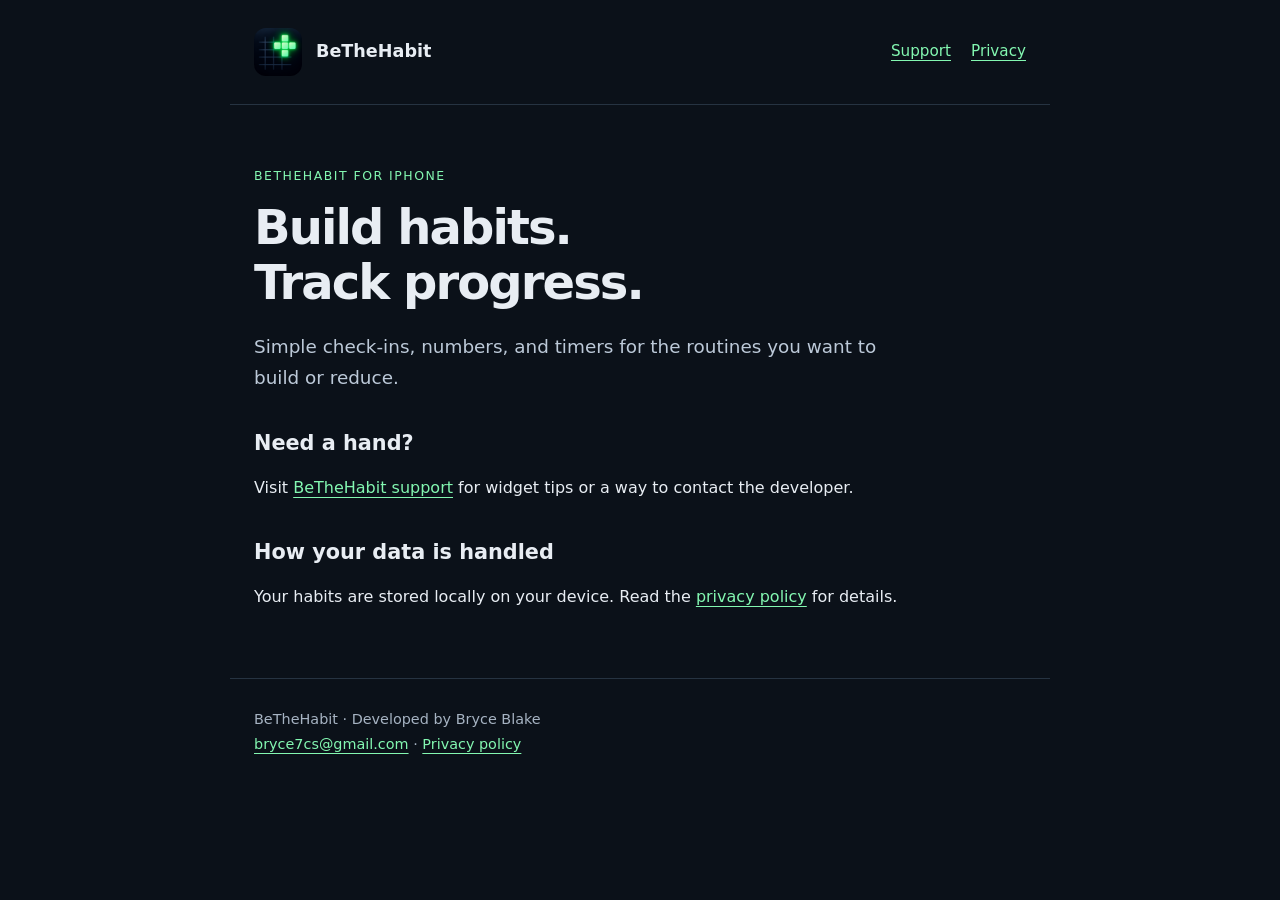
<file: index.html>
<!doctype html>
<html lang="en"><head><meta charset="utf-8"><meta name="viewport" content="width=device-width,initial-scale=1"><title>Home | BeTheHabit</title><meta name="description" content="Support and privacy information for the BeTheHabit habit tracker."><link rel="icon" type="image/png" href="assets/app-icon.png"><link rel="stylesheet" href="assets/style.css"></head>
<body><a class="skip" href="#main">Skip to content</a><header><a class="brand" href="index.html"><img src="assets/app-icon.png" alt="" width="48" height="48">BeTheHabit</a><nav aria-label="Main navigation"><a href="support.html">Support</a><a href="privacy.html">Privacy</a></nav></header><main id="main"><p class="label">BeTheHabit for iPhone</p><h1>Build habits.<br>Track progress.</h1><p class="intro">Simple check-ins, numbers, and timers for the routines you want to build or reduce.</p><h2>Need a hand?</h2><p>Visit <a href="support.html">BeTheHabit support</a> for widget tips or a way to contact the developer.</p><h2>How your data is handled</h2><p>Your habits are stored locally on your device. Read the <a href="privacy.html">privacy policy</a> for details.</p></main><footer>BeTheHabit · Developed by Bryce Blake<br><a href="mailto:bryce7cs@gmail.com">bryce7cs@gmail.com</a> · <a href="privacy.html">Privacy policy</a></footer></body></html>
</file>
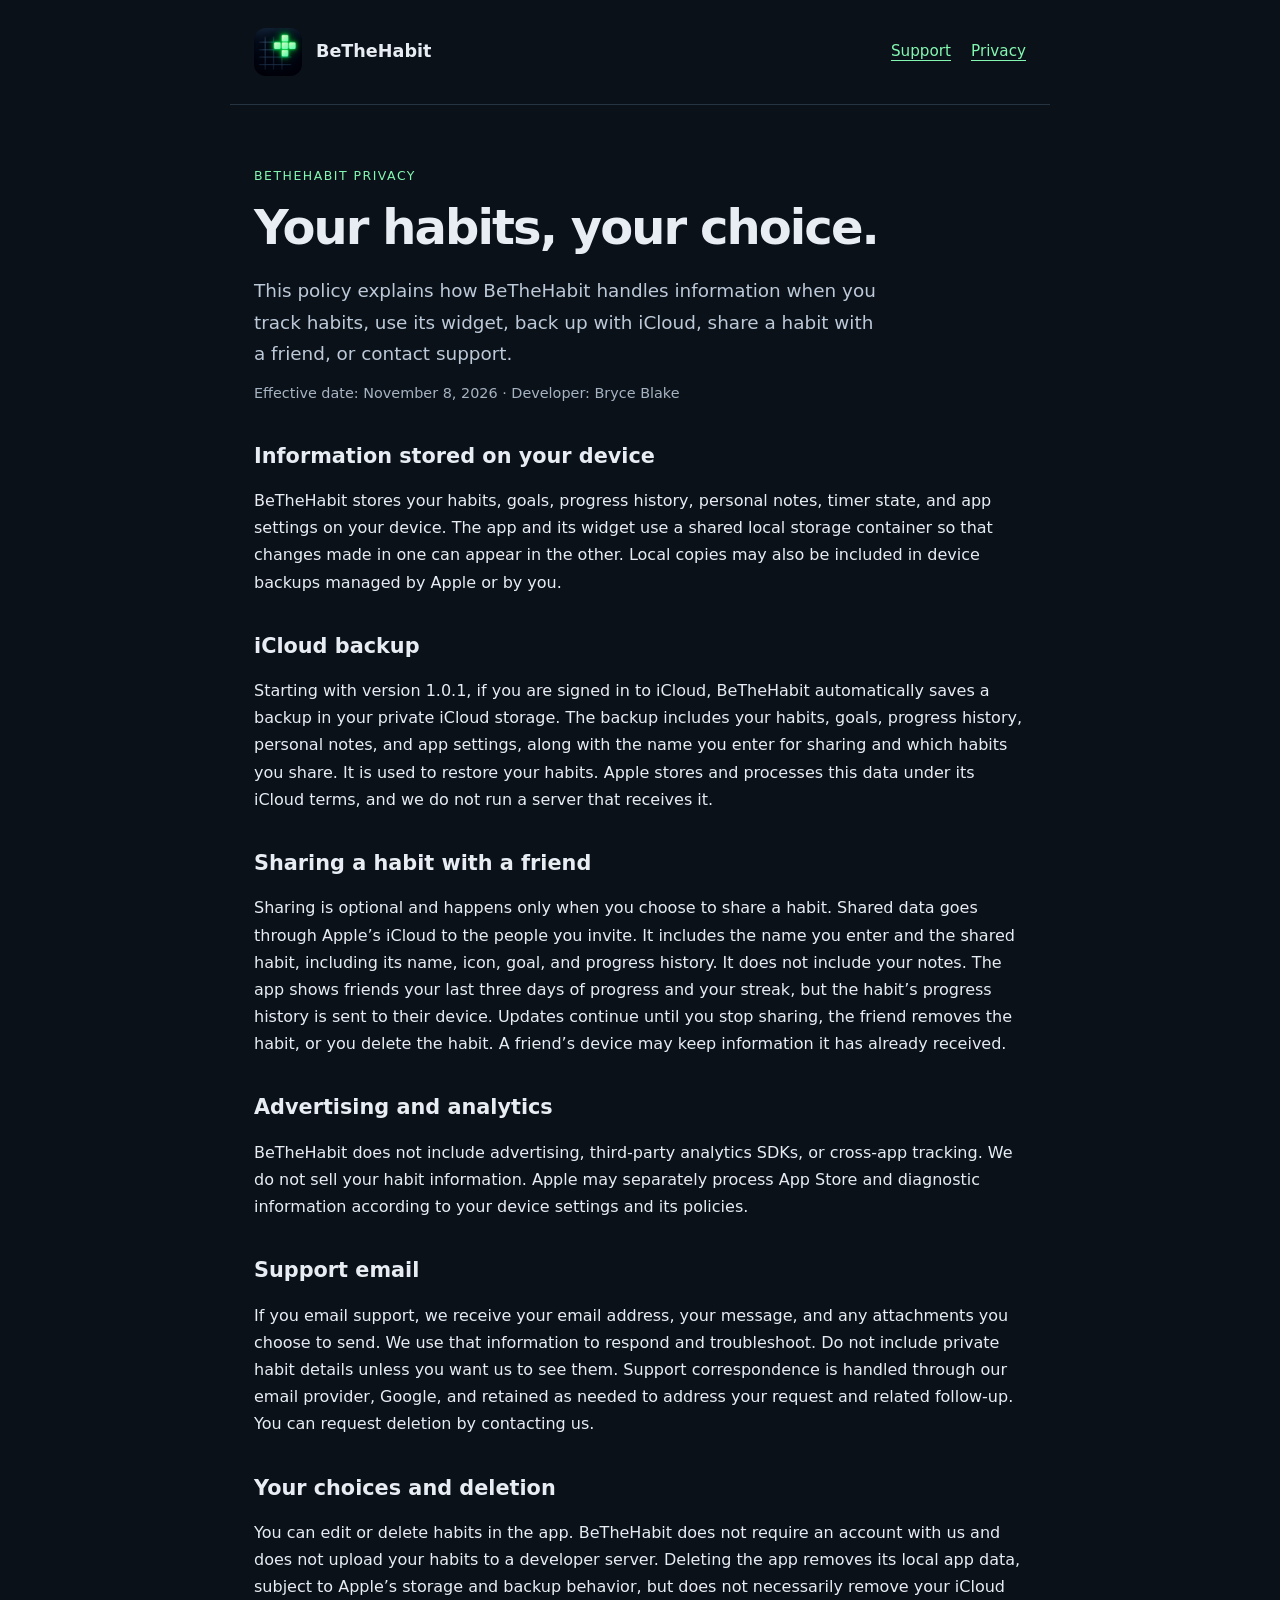
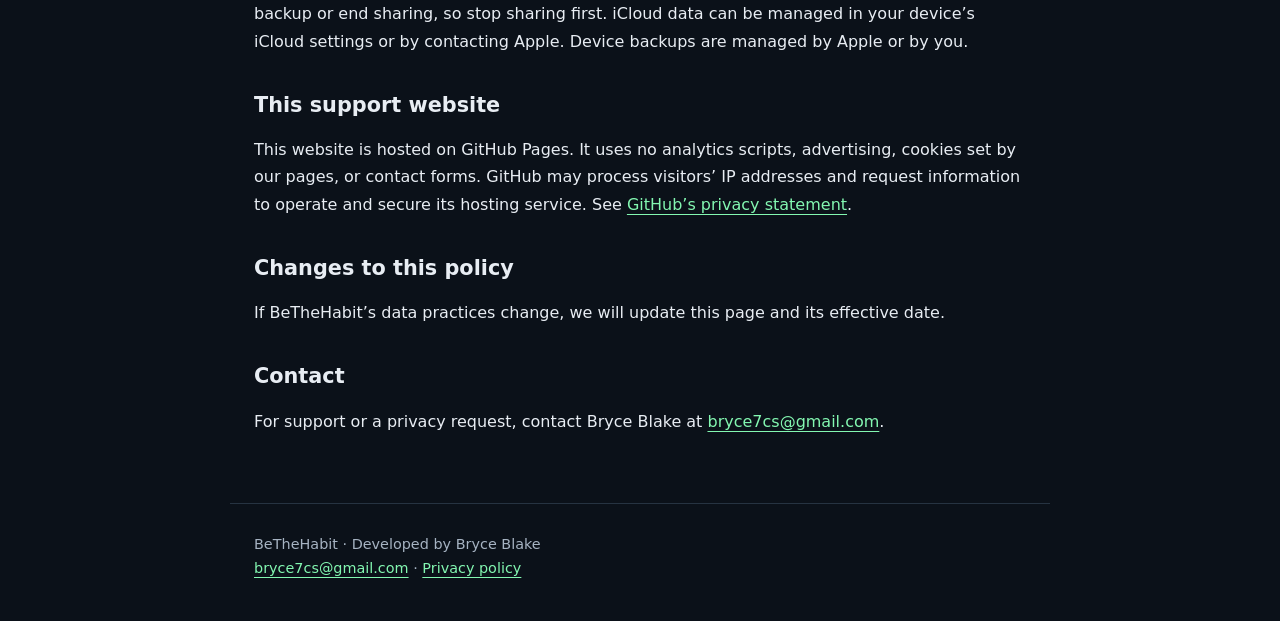
<file: privacy.html>
<!doctype html>
<html lang="en"><head><meta charset="utf-8"><meta name="viewport" content="width=device-width,initial-scale=1"><title>Privacy policy | BeTheHabit</title><meta name="description" content="How BeTheHabit stores habits and stores local habit data."><link rel="icon" type="image/png" href="assets/app-icon.png"><link rel="stylesheet" href="assets/style.css"></head>
<body><a class="skip" href="#main">Skip to content</a><header><a class="brand" href="index.html"><img src="assets/app-icon.png" alt="" width="48" height="48">BeTheHabit</a><nav aria-label="Main navigation"><a href="support.html">Support</a><a href="privacy.html">Privacy</a></nav></header><main id="main"><p class="label">BeTheHabit privacy</p><h1>Your habits, your choice.</h1><p class="intro">This policy explains how BeTheHabit handles information when you track habits, use its widget, back up with iCloud, share a habit with a friend, or contact support.</p><p class="muted">Effective date: November 8, 2026 · Developer: Bryce Blake</p><h2>Information stored on your device</h2><p>BeTheHabit stores your habits, goals, progress history, personal notes, timer state, and app settings on your device. The app and its widget use a shared local storage container so that changes made in one can appear in the other. Local copies may also be included in device backups managed by Apple or by you.</p><h2>iCloud backup</h2><p>Starting with version 1.0.1, if you are signed in to iCloud, BeTheHabit automatically saves a backup in your private iCloud storage. The backup includes your habits, goals, progress history, personal notes, and app settings, along with the name you enter for sharing and which habits you share. It is used to restore your habits. Apple stores and processes this data under its iCloud terms, and we do not run a server that receives it.</p><h2>Sharing a habit with a friend</h2><p>Sharing is optional and happens only when you choose to share a habit. Shared data goes through Apple’s iCloud to the people you invite. It includes the name you enter and the shared habit, including its name, icon, goal, and progress history. It does not include your notes. The app shows friends your last three days of progress and your streak, but the habit’s progress history is sent to their device. Updates continue until you stop sharing, the friend removes the habit, or you delete the habit. A friend’s device may keep information it has already received.</p><h2>Advertising and analytics</h2><p>BeTheHabit does not include advertising, third-party analytics SDKs, or cross-app tracking. We do not sell your habit information. Apple may separately process App Store and diagnostic information according to your device settings and its policies.</p><h2>Support email</h2><p>If you email support, we receive your email address, your message, and any attachments you choose to send. We use that information to respond and troubleshoot. Do not include private habit details unless you want us to see them. Support correspondence is handled through our email provider, Google, and retained as needed to address your request and related follow-up. You can request deletion by contacting us.</p><h2>Your choices and deletion</h2><p>You can edit or delete habits in the app. BeTheHabit does not require an account with us and does not upload your habits to a developer server. Deleting the app removes its local app data, subject to Apple’s storage and backup behavior, but does not necessarily remove your iCloud backup or end sharing, so stop sharing first. iCloud data can be managed in your device’s iCloud settings or by contacting Apple. Device backups are managed by Apple or by you.</p><h2>This support website</h2><p>This website is hosted on GitHub Pages. It uses no analytics scripts, advertising, cookies set by our pages, or contact forms. GitHub may process visitors’ IP addresses and request information to operate and secure its hosting service. See <a href="https://docs.github.com/en/site-policy/privacy-policies/github-general-privacy-statement">GitHub’s privacy statement</a>.</p><h2>Changes to this policy</h2><p>If BeTheHabit’s data practices change, we will update this page and its effective date.</p><h2>Contact</h2><p>For support or a privacy request, contact Bryce Blake at <a href="mailto:bryce7cs@gmail.com">bryce7cs@gmail.com</a>.</p></main><footer>BeTheHabit · Developed by Bryce Blake<br><a href="mailto:bryce7cs@gmail.com">bryce7cs@gmail.com</a> · <a href="privacy.html">Privacy policy</a></footer></body></html>
</file>
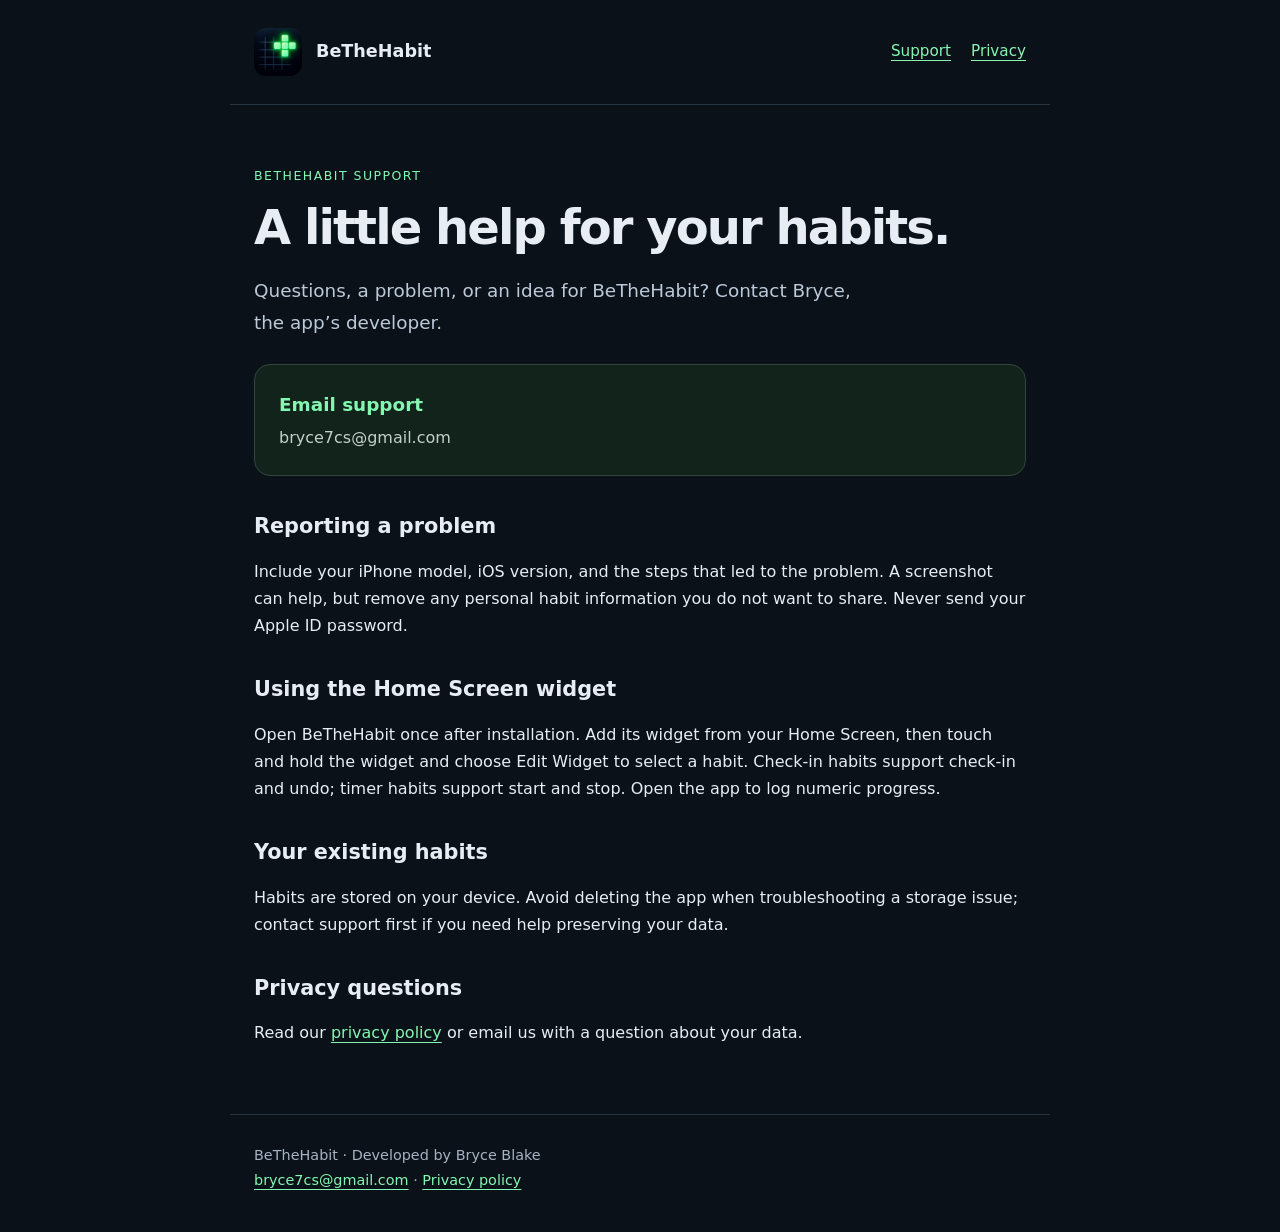
<file: support.html>
<!doctype html>
<html lang="en"><head><meta charset="utf-8"><meta name="viewport" content="width=device-width,initial-scale=1"><title>Support | BeTheHabit</title><meta name="description" content="Get help with BeTheHabit and contact the developer."><link rel="icon" type="image/png" href="assets/app-icon.png"><link rel="stylesheet" href="assets/style.css"></head>
<body><a class="skip" href="#main">Skip to content</a><header><a class="brand" href="index.html"><img src="assets/app-icon.png" alt="" width="48" height="48">BeTheHabit</a><nav aria-label="Main navigation"><a href="support.html">Support</a><a href="privacy.html">Privacy</a></nav></header><main id="main"><p class="label">BeTheHabit support</p><h1>A little help for your habits.</h1><p class="intro">Questions, a problem, or an idea for BeTheHabit? Contact Bryce, the app’s developer.</p><a class="contact" href="mailto:bryce7cs@gmail.com?subject=BeTheHabit%20support"><strong>Email support</strong><span>bryce7cs@gmail.com</span></a><h2>Reporting a problem</h2><p>Include your iPhone model, iOS version, and the steps that led to the problem. A screenshot can help, but remove any personal habit information you do not want to share. Never send your Apple ID password.</p><h2>Using the Home Screen widget</h2><p>Open BeTheHabit once after installation. Add its widget from your Home Screen, then touch and hold the widget and choose Edit Widget to select a habit. Check-in habits support check-in and undo; timer habits support start and stop. Open the app to log numeric progress.</p><h2>Your existing habits</h2><p>Habits are stored on your device. Avoid deleting the app when troubleshooting a storage issue; contact support first if you need help preserving your data.</p><h2>Privacy questions</h2><p>Read our <a href="privacy.html">privacy policy</a> or email us with a question about your data.</p></main><footer>BeTheHabit · Developed by Bryce Blake<br><a href="mailto:bryce7cs@gmail.com">bryce7cs@gmail.com</a> · <a href="privacy.html">Privacy policy</a></footer></body></html>
</file>
<file: assets/style.css>
*{box-sizing:border-box}html{color-scheme:dark}body{margin:0;background:#0b1119;color:#e8edf3;font-family:system-ui,-apple-system,BlinkMacSystemFont,"Segoe UI",sans-serif;line-height:1.7}a{color:#83f7b1;text-underline-offset:4px}a:hover{color:#c5ffdb}a:focus-visible{outline:2px solid #83f7b1;outline-offset:5px}header,main,footer{max-width:820px;margin:auto;padding:28px 24px}header{display:flex;align-items:center;justify-content:space-between;gap:24px;border-bottom:1px solid #263341}.brand{display:flex;align-items:center;gap:14px;color:inherit;text-decoration:none;font-weight:700;font-size:1.1rem}.brand img{width:48px;height:48px;border-radius:12px}nav{display:flex;gap:20px;font-size:.95rem}main{padding-top:48px;padding-bottom:56px}h1{font-size:clamp(2rem,6vw,3rem);line-height:1.15;letter-spacing:-.04em;margin:0 0 20px}h2{font-size:1.3rem;margin-top:36px;line-height:1.35}p{margin:12px 0}.intro{font-size:1.15rem;color:#bcc9d8;max-width:630px}.label{text-transform:uppercase;letter-spacing:.12em;font-size:.78rem;color:#83f7b1;margin-bottom:14px}.contact{display:block;margin:26px 0;padding:24px;border:1px solid #31463c;background:#12231c;border-radius:16px;text-decoration:none}.contact strong{font-size:1.15rem}.contact span{display:block;color:#c1d1c8;margin-top:4px}.muted,footer{color:#a6b3c2;font-size:.9rem}footer{border-top:1px solid #263341;padding-bottom:40px}li{margin:8px 0}.skip{position:absolute;left:-9999px}.skip:focus{left:12px;top:10px;background:#0b1119;padding:10px;z-index:10}@media(max-width:520px){header{flex-wrap:wrap;padding:20px}main{padding:32px 20px}nav{gap:18px}}
</file>
